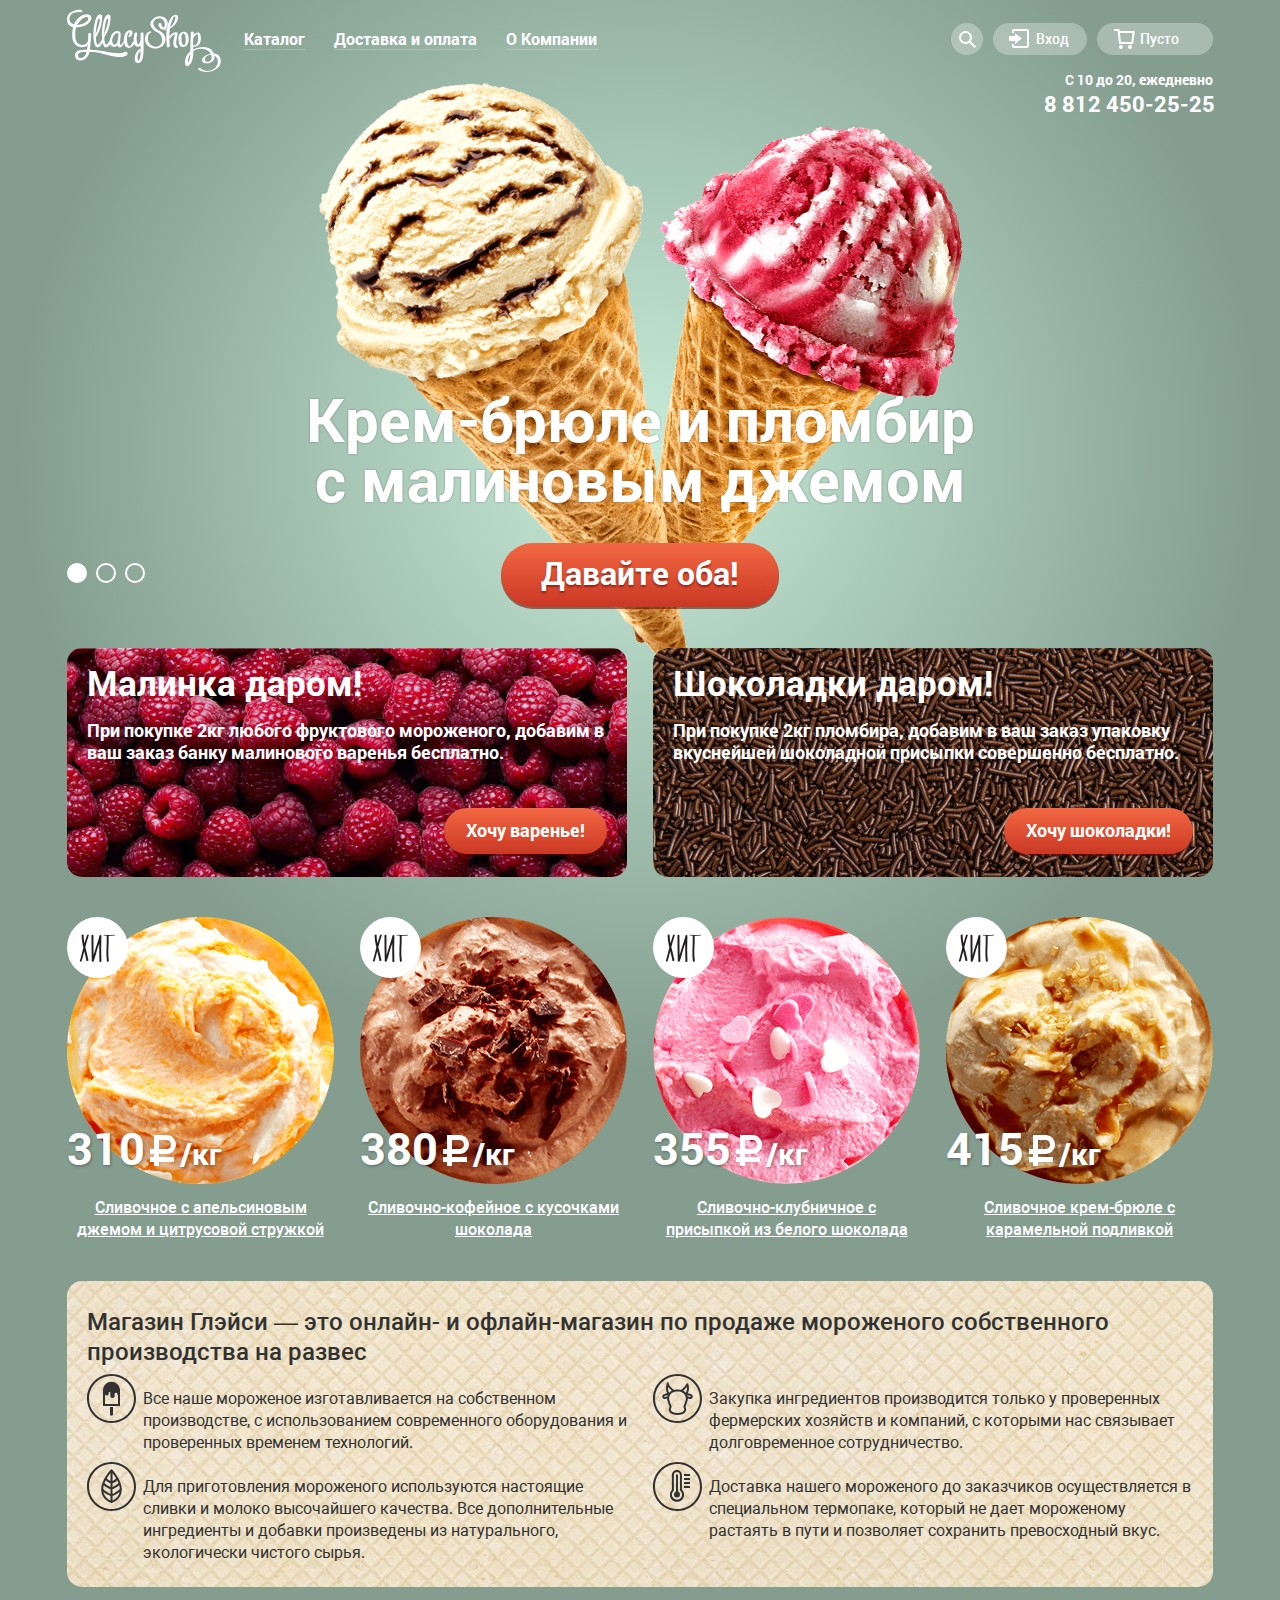
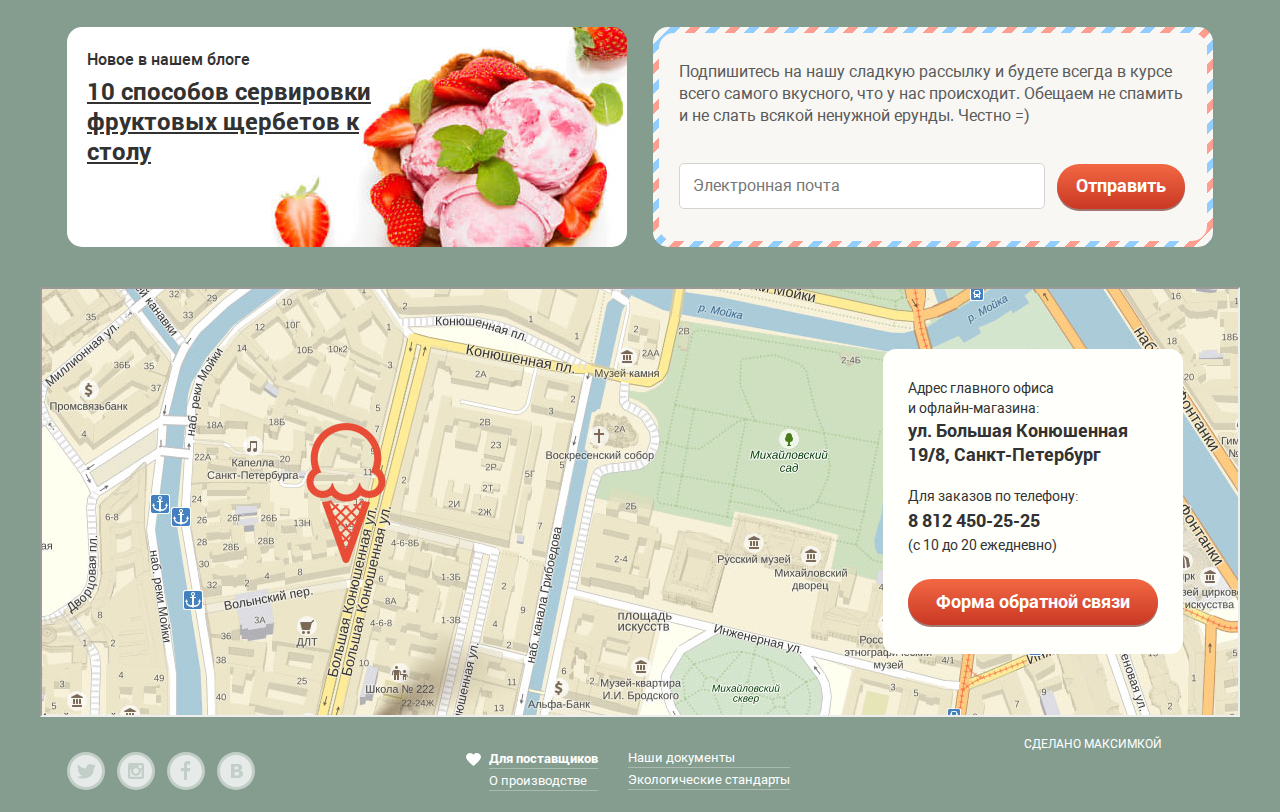
<file: gllacy-master/index.html>
<!DOCTYPE html>
<html lang="ru">
<head>
  <meta charset="UTF-8">
  <meta name="viewport" content="width=device-width, initial-scale=1, shrink-to-fit=no">
  <title>Gllacy Shop</title>
  <link rel="stylesheet" href="css/normalize.min.css">
  <link rel="stylesheet" href="css/style.min.css">
</head>

<body>
  <header class="main-header">

    <nav class="main-nav">
      <div class="wrapper fl-start">
        <a class="logo" aria-label="Главная страница">
          <img src="img/logo.svg" width="154" height="64" alt="Логотип Gllacy Shop">
        </a>
        <ul class="main-menu">
          <li class="main-menu-item">
            <a href="catalog.html">Каталог</a>
            <ul class="catalog-menu">
              <li>
                <a href="#catalog/new.html" class="new">Новинки</a>
              </li>
              <li>
                <a href="catalog.html#creamy">Сливочное</a>
              </li>
              <li>
                <a href="#catalog/sorbet.html">Щербеты</a>
              </li>
              <li>
                <a href="#catalog/fruit-ice.html">Фруктовый лед</a>
              </li>
              <li>
                <a href="#catalog/melorin.html">Мелорин</a>
              </li>
            </ul>
          </li>
          <li class="main-menu-item">
            <a href="#delivery.html">Доставка и оплата</a>
          </li>
          <li class="main-menu-item">
            <a href="#about.html">О Компании</a>
          </li>
        </ul>
      </div>

      <div class="wrapper fl-start">
        <section class="header-search">
          <h2 class="visually-hidden">Форма поиска</h2>
          <button class="button-search" type="button" title="Поиск">
            <span class="visually-hidden">Поиск</span>
          </button>
          <form action="https://echo.htmlacademy.ru" class="form-search form-input"  aria-label="Форма поиска">
            <input type="text" name="seach-text" placeholder="Что ищем">
          </form>
        </section>

        <ul class="user-menu">
          <li class="login">
            <a href="#login.html" class="login-link" title="Авторизация">Вход</a>
            <form action="https://echo.htmlacademy.ru" method="post" class="user-auth form-input" aria-label="Форма авторизации">
              <label for="user-login" class="visually-hidden">Логин</label>
              <input id="user-login" name="user-login" type="text" placeholder="Электронная почта">
              <label for="user-password" class="visually-hidden">Пароль</label>
              <input id="user-password" name="user-password" type="password" placeholder="Пароль">
              <button class="button" type="submit">Войти</button>
              <div class="auth-links">
                <a href="#remember-password.html">Забыли пароль?</a>
                <a href="#user-registration.html">Новая регистрация</a>
              </div>
            </form>
          </li>
        </ul>

        <section class="basket">
          <h2 class="visually-hidden">Корзина</h2>
          <a href="#basket.html" class="basket-link" title="Корзина">Пусто</a>
        </section>
      </div>
    </nav>

    <div class="wrapper crumbs">
      <div class="contact-info">
        <p class="contacts-time">С 10 до 20, ежедневно</p>
        <p class="contacts-phone">
          <a href="tel:+78124502525">8 812 450-25-25</a>
        </p>
      </div>
    </div>
  </header>

  <main>
    <section class="slider">
      <h2 class="visually-hidden">Популярное мороженое</h2>
      <input id="slider-1" name="slider" class="visually-hidden" type="radio" checked>
      <input id="slider-2" name="slider" class="visually-hidden" type="radio">
      <input id="slider-3" name="slider" class="visually-hidden" type="radio">

      <ul class="slider-list">
        <li class="hidden">
          <h3>Крем-брюле и пломбир<br> с малиновым джемом</h3>
          <img src="img/icecream/cremebrulee-and-raspberryicecream.png" width="645" height="582" alt="Крем-брюле и пломбир с малиновым джемом">
          <div>
            <a class="button" href="#">Давайтe оба!</a>
          </div>
        </li>
        <li class="hidden">
          <h3>Шоколадный пломбир<br> и лимонный сорбет</h3>
          <img src="img/icecream/chocolateicecream-and-lemonsorbet.png" width="644" height="582" alt="Шоколадный пломбир и лимонный сорбет">
          <div>
            <a class="button" href="#">Давайтe оба!</a>
          </div>
        </li>
        <li class="hidden">
          <h3>Пломбир с помадкой<br> и клубничный щербет</h3>
          <img src="img/icecream/sundaefudge-and-strawberrysorbet.png" width="639" height="582" alt="Пломбир с помадкой и клубничный щербет">
          <div>
            <a class="button" href="#">Давайтe оба!</a>
          </div>
        </li>
      </ul>
      <div class="slider-control">
        <label for="slider-1"></label>
        <label for="slider-2"></label>
        <label for="slider-3"></label>
      </div>
    </section>

    <div class="index-columns">
      <section class="action-raspberry col-2">
        <h2>Малинка даром!</h2>
        <p>При покупке 2кг любого фруктового мороженого, добавим в ваш заказ банку малинового варенья бесплатно.</p>
        <div class="right">
          <a class="button" href="#">Хочу варенье!</a>
        </div>
      </section>
      <section class="action-chocolate col-2">
        <h2>Шоколадки даром!</h2>
        <p>При покупке 2кг пломбира, добавим в ваш заказ упаковку вкуснейшей шоколадной присыпки совершенно бесплатно.</p>
        <div class="right">
          <a class="button" href="#">Хочу шоколадки!</a>
        </div>
      </section>
    </div>

    <section class="catalog">
      <h2 class="visually-hidden">Хиты продаж</h2>
      <ul class="ice-list">
        <li class="icecream col hit">
          <a href="#">
            <img src="img/icecream/cream-orange-jam.png" width="267" height="267" alt="Фото сливочного мороженого с апельсиновым джемом и цитрусовой стружкой">
            <p class="price">310</p>
            <p class="name">Сливочное с апельсиновым джемом и цитрусовой стружкой</p>
          </a>
          <button class="button">Быстрый просмотр</button>
        </li>
        <li class="icecream col hit">
          <a href="#">
            <img src="img/icecream/cream-coffee-chocolate.png" width="267" height="267" alt="Фото сливочно-кофейного мороженого с кусочками шоколада">
            <p class="price">380</p>
            <p class="name">Сливочно-кофейное с кусочками шоколада</p>
          </a>
          <button class="button">Быстрый просмотр</button>
        </li>
        <li class="icecream col hit">
          <a href="#">
            <img src="img/icecream/cream-strawberry-whitechocolate.png" width="267" height="267" alt="Фото сливочно-клубничного мороженого с присыпкой из белого шоколада">
            <p class="price">355</p>
            <p class="name">Сливочно-клубничное с присыпкой из белого шоколада</p>
          </a>
          <button class="button">Быстрый просмотр</button>
        </li>
        <li class="icecream col hit">
          <a href="#">
            <img src="img/icecream/cream-brulee-caramel.png" width="267" height="267" alt="Фото сливочного крем-брюле с карамельной подливкой">
            <p class="price">415</p>
            <p class="name">Сливочное крем-брюле с карамельной подливкой</p>
          </a>
          <button class="button">Быстрый просмотр</button>
        </li>
      </ul>
    </section>

    <section class="shop-seo">
      <h2>Магазин Глэйси — это онлайн- и офлайн-магазин по продаже мороженого собственного производства на развес</h2>
      <ul>
        <li class="seo-icecream">Все наше мороженое изготавливается на собственном производстве, с использованием современного оборудования и проверенных временем технологий.</li>
        <li class="seo-cow">Закупка ингредиентов производится только у проверенных фермерских хозяйств и компаний, с которыми нас связывает долговременное сотрудничество.</li>
        <li class="seo-eco">Для приготовления мороженого используются настоящие сливки и молоко высочайшего качества. Все дополнительные ингредиенты и добавки произведены из натурального, экологически чистого сырья.</li>
        <li class="seo-thermometer">Доставка нашего мороженого до заказчиков осуществляется в специальном термопаке, который не дает мороженому растаять в пути и позволяет сохранить превосходный вкус.</li>
      </ul>
    </section>

    <div class="index-columns">
      <section class="our-blog col-2">
        <h2 class="visually-hidden">Новости блога</h2>
        <p>Новое в нашем блоге</p>
        <a href="#">10 способов сервировки<br> фруктовых щербетов к<br> столу</a>
      </section>

      <section class="subscribe col-2">
        <div>
          <h2 class="visually-hidden">Рассылка</h2>
          <p>Подпишитесь на нашу сладкую рассылку и будете всегда в курсе всего самого вкусного, что у нас происходит. Обещаем не спамить и не слать всякой ненужной ерунды. Честно =) </p>
          <form class="form-subscribe form-input" action="https://echo.htmlacademy.ru" method="post" aria-label="Форма подписки на рассылку">
            <label for="subscribe-mail" class="visually-hidden">Электронная почта</label>
            <input id="subscribe-mail" name="subscribe-mail" type="text" placeholder="Электронная почта">
            <button class="button" type="submit">Отправить</button>
          </form>
        </div>
      </section>
    </div>

    <section class="office-map">
      <div class="container">
        <h2 class="visually-hidden">Наши контакты</h2>
        <div class="our-adress">
          <p>Адрес главного офиса<br>и офлайн-магазина:</p>
          <p class="bold">ул. Большая Конюшенная 19/8, Санкт-Петербург</p>
          <p>Для заказов по телефону:</p>
          <p class="bold">8 812 450-25-25</p>
          <p>(с 10 до 20 ежедневно)</p>
          <button class="button">Форма обратной связи</button>
        </div>
        <form action="https://echo.htmlacademy.ru" method="post" class="form-feedback form-input hidden" aria-label="Форма обратной связи">
          <h3>Мы обязательно вам ответим!</h3>
          <label for="feedback-name" class="visually-hidden">Имя</label>
          <input id="feedback-name" name="feedback-name" type="text" placeholder="Как вас зовут?">
          <label for="feedback-mail" class="visually-hidden">Почта</label>
          <input id="feedback-mail" name="feedback-mail" type="text" placeholder="Ваша почта для ответа?">
          <label for="feedback-message" class="visually-hidden">Текст сообщения</label>
          <textarea name="feedback-message" id="feedback-message" cols="30" rows="10" placeholder="Напишите что-нибудь"></textarea>
          <div class="right">
            <button class="button" type="submit">Отправить</button>
          </div>
          <button class="button-close" type="button"><span class="visually-hidden">Закрыть</span></button>
        </form>
      </div>
      <div class="map"></div>
    </section>

  </main>

  <footer class="main-footer">

    <ul class="social-links">
      <li>
        <a class="social-button twitter" href="#" title="Твиттер">
          <span class="visually-hidden">Твиттер</span>
        </a>
      </li>
      <li>
        <a class="social-button instagram" href="#" title="Инстаграмм">
          <span class="visually-hidden">Инстаграмм</span>
        </a>
      </li>
      <li>
        <a class="social-button facebook" href="#" title="Фейсбук">
          <span class="visually-hidden">Фейсбук</span>
        </a>
      </li>
      <li>
        <a class="social-button vkontakte" href="#" title="Вконтакте">
          <span class="visually-hidden">Вконтакте</span>
        </a>
      </li>
    </ul>

    <div class="documents">
      <div>
        <a href="#for-suppliers.html"><b>Для поставщиков</b></a>
        <a href="#production.html">О производстве</a>
      </div>
      <div>
        <a href="#documents.html">Наши документы</a>
        <a href="#eco-standards.html">Экологические стандарты</a>
      </div>
    </div>

    <div class="copyright">

      <p class="NEW_CLASS">СДЕЛАНО МАКСИМКОЙ </p>
    </div>
  </footer>
  
  <script src="js/script.min.js"></script>
</body>
</html>
</file>
<file: gllacy-master/css/style.min.css>
@keyframes annoying{0%,40%{transform:rotate3d(0,1,0,0deg)}to{transform:rotate3d(0,1,0,360deg)}}@keyframes shake{0%,to{-webkit-transform:translateX(0);transform:translateX(0)}10%,30%,50%,70%,90%{-webkit-transform:translateX(-10px);transform:translateX(-10px)}20%,40%,60%,80%{-webkit-transform:translateX(10px);transform:translateX(10px)}}:root{--color-bg-green: #849d8f;--color-bg-blue: #8996a6;--color-bg-brown: #9d8b84;--color-text-default: #323232;--color-link-default: #ffbc9e;--color-link-modal-default: #e84d37;--color-menu-bg: #f8f7f4;--color-menu-hover: #fbded7;--color-menu-active: #f6b5a5;--color-menu-current: #d07058;--color-border: #d3d3d2;--color-button-bg: #ed5c3d;--color-button-hover: #f17c64;--color-button-active: #ed5c3d;--color-product-bg-green: #9bafa3;--color-product-bg-blue: #a0a8ba;--color-product-bg-brown: #b09a95;--color-social-facebook: #4868ac;--color-social-instagram: #c13584;--color-social-twitter: #1da1f2;--color-social-vkontakte: #5b7aa8;--transparent-white-70: rgba(255,255,255,0.7);--transparent-white-50: rgba(255,255,255,0.5);--transparent-white-30: rgba(255,255,255,0.3);--transparent-white-20: rgba(255,255,255,0.2);--transparent-black-50: rgba(0, 0, 0, 0.5);--transparent-black-40: rgba(0, 0, 0, 0.4);--transparent-black-20: rgba(0, 0, 0, 0.2)}@font-face{font-family:"Roboto";src:url(fonts/roboto.woff2) format('woff2'),url(fonts/roboto.woff) format('woff');font-weight:400;font-style:normal}@font-face{font-family:"Roboto";src:url(fonts/robotomedium.woff2) format('woff2'),url(fonts/robotomedium.woff) format('woff');font-weight:500;font-style:normal}@font-face{font-family:"Roboto";src:url(fonts/robotobold.woff2) format('woff2'),url(fonts/robotobold.woff) format('woff');font-weight:700;font-style:normal}html{margin:0;padding:0;box-sizing:border-box}img{max-width:100%;height:auto}*,::after,::before{box-sizing:inherit}a{color:#fff;text-decoration:none}a:active,a:hover{color:var(--color-link-default)}a:focus{outline:2px dashed var(--transparent-white-50);outline-offset:3px}a:active{outline:0}input[type=password],input[type=text]{font:inherit}body{margin:0 auto;padding:0 27px;width:1200px;font-family:"Roboto",Arial,sans-serif;font-size:16px;line-height:22px;font-weight:400;color:#fff}.bg-green,body{background-color:var(--color-bg-green);background-image:radial-gradient(circle at center 450px,#c7ecd8,#849d8f 30%)}.bg-blue{background-color:var(--color-bg-blue);background-image:radial-gradient(circle at center 450px,#c5d8e8,#8996a6 30%)}.bg-light-brown{background-color:var(--color-bg-brown);background-image:radial-gradient(circle at center 450px,#e1ccc4,#9d8b84 30%)}body.inner-pages{background-image:none}.visually-hidden:not(:focus):not(:active),input[type=checkbox].visually-hidden,input[type=radio].visually-hidden{position:absolute;width:1px;height:1px;margin:-1px;border:0;padding:0;white-space:nowrap;-webkit-clip-path:inset(100%);clip-path:inset(100%);clip:rect(0 0 0 0);overflow:hidden}.hidden{display:none}.right{text-align:right}.col{width:267px}.col-2{width:560px}.col-3{width:853px}.col-right{margin-left:26px;width:267px}.сol-pad{width:26px}.main-header{padding-top:9px}.main-nav,.wrapper{display:flex;justify-content:space-between}.fl-start{justify-content:flex-start}.logo{margin-right:10px;width:154px;height:64px}.main-menu{padding:0;list-style:none}.catalog-menu,.slider ul{margin:0;list-style:none}.slider ul{padding:0}.main-menu{display:flex;margin:20px 0 0;width:675px}.main-menu-item{position:relative;margin-right:2px}.main-menu-item>a{position:relative;padding:5px 14px 6px 13px;font-size:16px;line-height:18px;font-weight:700;text-decoration:none;white-space:nowrap}.main-menu-item:not(.current)>a::after{content:"";position:absolute;bottom:5px;left:13px;height:1px;width:calc(100% - 26px);background-color:var(--transparent-white-20)}.main-menu-item>a:active,.main-menu-item>a:focus,.main-menu-item>a:hover,.menu-item-hover{color:var(--color-text-default);background-color:var(--color-menu-bg);border-radius:24px;outline:0}.main-menu-item>a:active{box-shadow:inset 0 2px 1px 0 rgba(105,105,105)}.main-menu-item>a:active::after,.main-menu-item>a:focus::after,.main-menu-item>a:hover::after{height:0}.main-menu-item.current>a{color:var(--color-menu-bg);border-radius:24px;background-color:var(--color-menu-current)}.main-menu-item.current>a:active,.main-menu-item.current>a:focus,.main-menu-item.current>a:hover{color:var(--color-text-default);background-color:var(--color-menu-bg)}.catalog-menu.showed,.main-menu-item:hover .catalog-menu{display:block}.catalog-menu{display:none;z-index:10;position:absolute;top:33px;left:-7px;min-width:150px;padding:0;border-radius:5px;background-color:var(--color-menu-bg);box-shadow:0 20px 20px 0 var(--transparent-black-40);overflow:hidden}.catalog-menu a{display:block;padding:6px 21px;font-size:14px;font-weight:400;line-height:16px;color:var(--color-text-default);outline:0}.catalog-menu li:first-child a{padding-top:11px}.catalog-menu li:last-child a{padding-bottom:11px}.catalog-menu a:focus,.catalog-menu a:hover{background-color:var(--color-menu-hover)}.catalog-menu a:active{background-color:var(--color-menu-active)}.catalog-menu .current a{color:#fff;background-color:var(--color-menu-current);pointer-events:none}.catalog-menu .new{position:relative;padding-bottom:11px;font-weight:700}.catalog-menu .new::after{content:"";position:absolute;bottom:0;left:6px;right:9px;height:1px;background-color:var(--color-border)}.header-search{position:relative}.button-search{margin:14px 6px 0 0;width:32px;height:32px;border:0;border-radius:50%;background-color:var(--transparent-white-30);background-image:url(../img/icons-sprite.svg#search-view);background-size:17px 17px;background-position:8px 8px;background-repeat:no-repeat;cursor:pointer}.button-search:active,.button-search:focus,.button-search:hover{color:var(--color-text-default);background-color:var(--color-menu-bg);background-image:url(../img/icons-sprite.svg#search-view-black);outline:0}.form-search.showed,.header-search:hover .form-search{display:block}.form-search,.user-auth{position:absolute;z-index:10;font-size:14px;line-height:24px;color:var(--color-text-default)}.form-search{display:none;top:50px;right:6px;width:341px;height:84px;padding:20px 15px;border-radius:5px;background-color:var(--color-menu-bg);box-shadow:0 20px 20px 0 var(--transparent-black-40)}.form-search [type=text]{width:100%;height:100%}.user-menu{display:flex;margin:14px 5px 0 4px;padding:0;list-style:none}.login{position:relative}.basket-link,.login-link{display:block;padding:8px 18px 8px 43px;font-size:14px;font-weight:500;line-height:16px}.login-link{border-radius:24px;background-color:var(--transparent-white-30);background-image:url(../img/icons-sprite.svg#login-view);background-size:21px 19px;background-position:16px 6px;background-repeat:no-repeat}.login-link:active,.login-link:focus,.login-link:hover{color:var(--color-text-default);background-color:var(--color-menu-bg);background-image:url(../img/icons-sprite.svg#login-view-black);outline:0}.user-auth.showed,.user-menu .login:hover .user-auth{display:block}.user-auth{display:none;top:39px;right:0;width:277px;height:214px;padding:20px 18px;border-radius:5px;background-color:var(--color-menu-bg);box-shadow:0 0 10px var(--transparent-black-50)}.user-auth input{margin-bottom:20px;width:100%}.auth-links{display:inline-block;margin-left:20px;width:120px;vertical-align:middle}.user-auth a{font-size:13px;line-height:24px;color:var(--color-text-default);text-decoration:underline}.user-auth a:focus,.user-auth a:hover{color:var(--color-link-modal-default)}.user-auth .button{border-radius:16px/23px}.form-input [type=password],.form-input [type=text],.form-input textarea{padding:11px 13px;font:inherit;color:var(--color-text-default);background-color:#fff;border:1px solid var(--color-border);border-radius:5px;box-sizing:border-box}.form-input [type=password]:hover,.form-input [type=text]:hover,.form-input textarea:hover{border:1px solid rgba(154,154,154,.52);box-shadow:0 0 0 1px rgba(154,154,154,.52);outline:0}.form-input [type=password]:focus,.form-input [type=text]:focus,.form-input textarea:focus{border:1px solid rgba(46,136,228,.52);box-shadow:0 0 0 1px rgba(46,136,228,.52)}.basket{position:relative}.basket-link{margin:14px 0 19px 5px;min-width:116px;border-radius:24px;background-color:var(--transparent-white-30);background-image:url(../img/icons-sprite.svg#basket-view);background-size:21px 20px;background-position:17px 6px;background-repeat:no-repeat}.basket-link:active,.basket-link:focus,.basket-link:hover{color:var(--color-text-default);background-color:var(--color-menu-bg);background-image:url(../img/icons-sprite.svg#basket-view-black);outline:0}.not-empty .basket-link{background-image:url(../img/icons-sprite.svg#basket-not-empty-view)}.basket-popup.showed,.basket.not-empty:hover .basket-popup{display:block}.basket-popup{display:none;position:absolute;z-index:10;top:50px;right:0;padding:20px 15px;width:540px;font-size:13px;line-height:16px;color:#332332;background-color:var(--color-menu-bg);box-shadow:0 20px 20px 0 var(--transparent-black-40);border-radius:5px}.basket-list{width:100%;border-spacing:0;border-collapse:collapse;border-bottom:1px solid var(--color-border)}.product-rm{width:23px;padding:0 2px 20px}.product-rm button{width:21px;height:21px;background-color:transparent;background-image:url(../img/icons-sprite.svg#cross-small-view);background-size:11px 11px;background-repeat:no-repeat;background-position:center center;border-radius:50%;border:1px solid var(--color-menu-bg);cursor:pointer;outline:0}.product-rm button:focus,.product-rm button:hover{border-color:var(--color-text-default)}.product-rm button:active{border-width:2px}.product-img{width:37px;padding:0 2px 20px}.product-img img{width:33px;border-radius:50%}.product-name{padding:0 5px 20px;width:233px}.count-price,.product-sum{white-space:nowrap;padding:0 5px 20px;width:120px}.product-sum{padding:0 0 20px 5px;width:70px}.basket-sum{margin:18px 0 15px;font-size:15px;line-height:18px;font-weight:700;text-align:right}.crumbs{position:relative;z-index:1;align-items:flex-start}.contact-info{flex-grow:1;margin-top:-2px;text-align:right;font-weight:700}.contacts-time{margin:0;font-size:14px;line-height:16px}.contacts-phone{margin:4px -2px 0;font-size:22px;line-height:24px}.contacts-phone a:focus{outline-offset:0}.button{display:inline-block;padding:10px 22px 12px;font:inherit;font-size:18px;line-height:24px;font-weight:700;text-align:center;vertical-align:middle;color:#fff;border:0;border-radius:24px;box-shadow:0 2px 0 0 rgba(85,8,0,.54);background-color:var(--color-button-bg);background-image:linear-gradient(to top,#ca3824,#f26843);cursor:pointer}.button:focus,.button:hover{outline:0;color:#fff;background-color:var(--color-button-hover);background-image:linear-gradient(to top,#ec6f5e,#f58669);box-shadow:0 2px 2px 0 #ac1000}.button:active{color:#fff;background-color:var(--color-button-active);background-image:linear-gradient(to top,#d74632,#e1613e);box-shadow:0 2px 2px 0 #942718 inset}.button-close{position:absolute;top:0;right:0;width:18px;height:17px;border:0;background-color:transparent;background-image:url(../img/icons-sprite.svg#cross-big-view);background-size:18px 17px;background-repeat:no-repeat;background-position:center center;cursor:pointer}.slider{position:relative;margin-top:-33px;margin-bottom:-25px;height:590px}.slider-list h3,.slider-list li{position:relative;text-align:center}.slider-list h3{position:absolute;width:100%;top:306px;margin:0;font-size:60px;line-height:60.35px;font-weight:700;text-shadow:0 0 2px var(--transparent-black-40)}.slider-list img{height:582px}.slider-control,.slider-list div{position:absolute;width:100%;top:460px}.slider-list a.button{font-size:32px;line-height:44px;padding:8px 40px 12px;text-shadow:0 2px 2px rgba(85,8,0,.54);border-radius:32px}.slider-control{top:480px;display:flex;justify-content:space-between;width:78px}.slider-control label{width:20px;height:20px;border-radius:50%;border:2px solid #fff;cursor:pointer}.slider-control label:hover{background-color:var(--transparent-white-50)}#slider-1:focus~.slider-control>label:nth-child(1),#slider-2:focus~.slider-control>label:nth-child(2),#slider-3:focus~.slider-control>label:nth-child(3){border-color:var(--transparent-black-50)}#slider-1:checked~.slider-list>li:nth-child(1),#slider-2:checked~.slider-list>li:nth-child(2),#slider-3:checked~.slider-list>li:nth-child(3){display:block}#slider-1:checked~.slider-control>label:nth-child(1),#slider-2:checked~.slider-control>label:nth-child(2),#slider-3:checked~.slider-control>label:nth-child(3){background-color:#fff}.index-columns{display:flex;justify-content:space-between;margin-bottom:40px}.action-chocolate,.action-raspberry{z-index:1;padding:14px 20px 23px;border-radius:15px}.action-raspberry{background-color:#780e22;background-image:url(../img/action-raspberry.jpg)}.action-chocolate{background-color:#43291c;background-image:url(../img/action-chocolate.jpg)}.action-chocolate h2,.action-raspberry h2{margin:0 0 16px;font-size:35px;line-height:41px;font-weight:700}.action-chocolate p,.action-raspberry p{margin:0 0 45px;font-size:18px;line-height:22px;font-weight:700}.catalog .ice-list{display:flex;flex-wrap:wrap;margin:0;padding:0;list-style:none}.icecream{position:relative;text-align:center;margin-right:26px;margin-bottom:33px}.icecream:nth-child(4n){margin-right:0}.icecream.hover,.icecream:hover{z-index:1}.inner-pages .ice-cream{margin-bottom:40px}.icecream:hover::before{content:"";position:absolute;top:-6px;left:-13px;right:-13px;bottom:-80px;border-radius:5px;box-shadow:0 20px 20px 0 var(--transparent-black-40)}.bg-green .icecream:hover::before,.icecream:hover::before{background-color:var(--color-product-bg-green)}.bg-blue .icecream:hover::before{background-color:var(--color-product-bg-blue)}.bg-light-brown .icecream:hover::before{background-color:var(--color-product-bg-brown)}.icecream>a{display:block;position:relative;color:#fff;border-bottom:none;outline-offset:5px}.icecream.hit>a::before{content:"";position:absolute;width:61px;height:61px;background-image:url(../img/icons-sprite-catalog.svg#hit-view);background-size:61px 61px}.icecream .name{margin:7px 5px;font-weight:500;text-align:center;text-decoration:underline}.icecream .name:focus,.icecream .name:hover{text-decoration:none}.icecream .price{position:absolute;top:208px;margin:0;font-size:45px;line-height:45px;font-weight:700;text-shadow:1px 1px 3px rgba(49,50,53,.5)}.price::after{content:"/кг";font-size:30px;line-height:57px;width:100px;padding-left:12px;position:absolute;background-image:url(../img/ruble.svg);background-repeat:no-repeat;background-position:3px 8px}.icecream .button{display:none}.icecream:hover .button{position:absolute;display:block;bottom:-55px;left:50%;margin-right:-50%;transform:translate(-50%,0)}.shop-seo{margin-bottom:40px;padding:26px 20px 15px;color:var(--color-text-default);border-radius:15px;background-color:#ede0c3;background-image:url(../img/shop-seo-bg-wafer.jpg);background-repeat:repeat}.shop-seo h2{margin:0 0 7px;font-size:24px;line-height:30px;font-weight:500}.shop-seo ul{display:flex;flex-wrap:wrap;justify-content:space-between;margin:0;padding:0;list-style:none}.shop-seo li{position:relative;padding:14px 0 8px 56px;width:540px}.seo-cow,.seo-eco,.seo-icecream,.seo-thermometer{background-position:0 0;background-repeat:no-repeat;background-size:49px 49px}.seo-cow{background-image:url(../img/icons-sprite-seo.svg#seo-cow-view)}.seo-eco{background-image:url(../img/icons-sprite-seo.svg#seo-eco-view)}.seo-icecream{background-image:url(../img/icons-sprite-seo.svg#seo-icecream-view)}.seo-thermometer{background-image:url(../img/icons-sprite-seo.svg#seo-thermometer-view)}.our-blog,.our-blog a{color:var(--color-text-default)}.our-blog{padding:22px 20px;min-height:220px;border-radius:15px;background-color:#fff;background-image:url(../img/blog-bg.jpg);background-position:204px -36px;background-repeat:no-repeat}.our-blog p{margin:0 0 5px;font-weight:500}.our-blog a{display:inline-block;font-size:24px;line-height:30px;font-weight:700;text-decoration:underline;text-shadow:0 0 10px #fff}.our-blog a:hover{color:var(--color-link-modal-default);text-shadow:0 0 2px var(--transparent-black-40)}.our-blog a:focus{outline-color:var(--transparent-black-50)}.subscribe{padding:6px;color:#5a5a5a;border-radius:15px;background-color:#e0d6dd;background-image:repeating-linear-gradient(-45deg,#92cdff 0,#92cdff 7px,#f8f7f4 7px,#f8f7f4 14px,#fe9e90 14px,#fe9e90 21px,#f8f7f4 21px,#f8f7f4 28px)}.subscribe div{height:100%;padding:28px 20px;border-radius:15px;background-color:var(--color-menu-bg)}.subscribe p{margin:0 0 36px;font-size:16px;line-height:22px}.subscribe input{width:366px;line-height:24px;color:#999}.subscribe .button{margin-left:8px;padding:9px 19px 12px}.office-map{height:430px}.filter-form .input-type li,.office-map .container{position:relative}.office-map .map{position:absolute;width:1200px;height:430px;left:50%;margin-left:-600px;background-image:url(../img/map-full.jpg);background-position:-25px -110px;background-repeat:no-repeat}.office-map iframe{width:100%}.our-adress{position:absolute;z-index:1;top:62px;right:30px;width:300px;padding:29px 25px;color:var(--color-text-default);border-radius:13px;background-color:#fffffc}.our-adress p{margin:0;font-size:14px;line-height:20px}.our-adress .bold{margin-bottom:20px;font-size:18px;line-height:24px;font-weight:700}.our-adress p:nth-child(4){margin-bottom:3px;margin-top:2px}.our-adress p:nth-child(5){margin-bottom:24px}.our-adress .button{width:100%}.form-feedback{position:fixed;z-index:10;top:20px;left:50%;margin-left:-238px;width:477px;height:442px;padding:20px 25px 25px;color:var(--color-text-default);border-radius:5px;background-color:var(--color-menu-bg);box-shadow:0 20px 20px 0 var(--transparent-black-40)}.form-feedback h3{margin:0 0 20px;font-size:24px;line-height:28px;font-weight:500;color:var(--color-text-default)}.form-feedback input{margin:0 0 20px;width:267px;font:inherit;line-height:24px}.form-feedback textarea{margin:0 0 25px;width:100%;height:155px}.form-feedback .button-close{top:15px;right:16px}.form-feedback .button-close:hover{outline:1px solid rgba(46,136,228,.52);outline-offset:2px}.form-feedback .button-close:focus{outline:2px solid rgba(46,136,228,.52);outline-offset:2px}.inner-pages h1{margin:0 0 30px;font-size:35px;line-height:41px;font-weight:700}.inner-pages .catalog{margin-bottom:40px}.filters{margin-bottom:20px}.filter-form{display:flex;flex-wrap:wrap;align-items:flex-end;font-size:16px;line-height:18px;font-weight:500}.filter-form fieldset{margin:0 15px 18px 0;padding:0;border:0}.filter-form legend{margin:0 0 5px 17px;font-size:14px;line-height:16px}.filter-form select:focus,.filter-form select:hover{color:var(--color-text-default)}.filter-form select:focus{border:1px solid var(--transparent-white-50)}.filter-form .price-by,.filter-form .sort-by,.filter-form ul{color:var(--color-menu-bg);background-color:var(--transparent-white-20);border-radius:18px}.filter-form ul{border:0}.filter-form .sort-by{padding:9px 31px 7px 15px;border:1px solid transparent;background-image:url(../img/icons-sprite-catalog.svg#select-arrow-view);background-size:10px 10px;background-repeat:no-repeat;background-position:90% center;-webkit-appearance:none;-moz-appearance:none;appearance:none;outline:0;cursor:pointer}.filter-form .sort-by option{background:var(--color-menu-bg)}.filter-form .price-by{position:relative;padding:0 21px;height:36px;width:218px;border:1px solid transparent}.filter-form .price-by.focus{border:1px solid var(--transparent-white-50)}.filter-form .price-by::before,.price-range{content:"";position:absolute;z-index:-2;top:16px;height:5px;width:176px;background-color:#ccc}.price-range{z-index:-1;left:36px;width:114px;background-color:#fff}.filter-form .price-by .filter-price{position:absolute;top:8px;width:176px;background:0 0;pointer-events:none}.filter-price,.filter-price::-webkit-slider-runnable-track,.filter-price::-webkit-slider-thumb{-webkit-appearance:none;outline:0}.filter-price::-webkit-slider-runnable-track{position:relative;height:5px;border:0;background:0 0}.filter-price::-moz-range-track{position:relative;height:5px;border:0;background:0 0}.filter-price::-ms-track{position:relative;height:5px;border:0;background:0 0}.filter-price::-ms-fill-lower,.filter-price::-ms-fill-upper,.filter-price::-ms-tooltip{display:none}.filter-price::-webkit-slider-thumb{z-index:1;width:20px;height:23px;border:0;background-image:url(../img/icons-sprite-catalog.svg#filter-button-view);background-size:20px 23px;background-repeat:no-repeat;outline:0;cursor:pointer;pointer-events:all}.filter-price::-moz-range-thumb{z-index:1;width:20px;height:20px;border:0;background-image:url(../img/icons-sprite-catalog.svg#filter-button-view);background-size:20px 23px;background-repeat:no-repeat;outline:0;cursor:pointer;pointer-events:all}.filter-price::-ms-thumb{z-index:1;width:20px;height:20px;border:0;background-image:url(../img/filter-button.svg);background-repeat:no-repeat;outline:0;cursor:pointer;pointer-events:all}.filter-price:active::-webkit-slider-thumb,.filter-price:focus::-webkit-slider-thumb{width:22px;height:26px;margin-top:-1px;background-size:22px 26px}.filter-price:active::-ms-thumb,.filter-price:focus::-ms-thumb{width:22px;height:22px;background-size:22px 22px}#filter-price-to::-webkit-slider-runnable-track{background:0 0}#filter-price-to::-moz-range-track{background:0 0}#filter-price-to::-ms-track{background:0 0}#filter-price-from::-webkit-slider-thumb{margin-left:-6px}#filter-price-from::-moz-range-thumb{margin-left:-6px}#filter-price-from::-ms-thumb{margin-left:-6px}#filter-price-to::-webkit-slider-thumb{margin-left:6px}#filter-price-to::-moz-range-thumb{margin-left:6px}#filter-price-to::-ms-thumb{margin-left:6px}.filter-form .input-type{display:flex;margin:0;padding:0 5px;list-style:none;border:1px solid transparent}.filter-form .input-type.focus{border:1px solid var(--transparent-white-50)}.filter-form .fillers li{margin-right:4px}.documents div:last-child,.filter-form .input-type li:last-child,.social-links li:last-child{margin-right:0}.input-type [type=checkbox]~label::before,.input-type [type=radio]:checked~label::after,.input-type [type=radio]~label::before{content:"";position:absolute;cursor:pointer}.input-type label{display:block;padding:8px 9px 8px 41px;color:#eee}.input-type input:focus~label,.input-type label:hover{color:#fff;cursor:pointer}.input-type [type=radio]~label::before{top:7px;left:9px;width:22px;height:22px;border-radius:50%;border:3px solid #eee}.input-type [type=radio]:checked~label::after{top:14px;left:16px;width:8px;height:8px;border-radius:50%;border:4px solid #eee}.input-type [type=radio]:checked:focus~label::before,.input-type [type=radio]:checked~label:hover::after,.input-type [type=radio]:focus~label::before,.input-type [type=radio]~label:hover::before{background-color:var(--transparent-white-30);border-color:#fff}.input-type [type=radio]:disabled~label,.input-type [type=radio]:disabled~label::after,.input-type [type=radio]:disabled~label::before{color:#ccc;border-color:#ccc;pointer-events:none}.input-type [type=checkbox]~label::before{top:6px;left:7px;width:23px;height:23px;background-image:url(../img/checkbox-off.svg);background-repeat:no-repeat;opacity:.7}.input-type [type=checkbox]:checked~label::before{background-image:url(../img/checkbox-on.svg)}.input-type [type=checkbox]:checked:focus~label::before,.input-type [type=checkbox]:checked~label:hover::before,.input-type [type=checkbox]:focus~label::before,.input-type [type=checkbox]~label:hover::before{background-color:var(--transparent-white-30);opacity:1}.input-type [type=checkbox]:disabled~label,.input-type [type=checkbox]:disabled~label::before{color:#ccc;opacity:.5;pointer-events:none}.filter-form .button{margin-bottom:18px;padding:8px 28px;font:inherit;color:var(--color-menu-bg);border:2px solid var(--color-menu-bg);background-color:var(--transparent-white-20);background-image:none;box-shadow:none}.filter-form .button:focus,.filter-form .button:hover{color:var(--color-text-default);background-color:var(--color-menu-bg)}.filter-form .button:active{color:var(--color-text-default);background-color:#eaeaea;padding:9px 30px;border:0;box-shadow:inset 0 2px 1px 0 rgba(105,105,105)}.breadcrumbs,.catalog-pagination{display:flex;flex-wrap:wrap;padding:0;list-style:none}.breadcrumbs{margin:26px 0 0;font-size:14px;line-height:16px;font-weight:400}.breadcrumbs li{position:relative;margin-right:22px}.breadcrumbs a:hover{color:var(--color-link-default)}.breadcrumbs a::before{content:"";position:absolute;bottom:1px;left:0;height:1px;width:100%;background-color:var(--transparent-white-20)}.breadcrumbs a::after{content:"\00bb";position:absolute;right:-14px}.catalog-pagination{justify-content:flex-end;margin:0 0 25px;font-size:16px;line-height:18px}.catalog-pagination li{margin-left:4px;text-align:center;vertical-align:middle}.catalog-pagination a{min-width:26px;height:26px;display:inline-block;padding:4px 8px;color:#fff;text-decoration:none;border-bottom:none}.catalog-pagination a.first,.catalog-pagination a.last{padding:0;min-width:8px;width:26px;height:26px;background-image:url(../img/icons-sprite.svg#arrow-right-small-view);background-size:8px 12px;background-position:9px 6px;background-repeat:no-repeat}.catalog-pagination a.first{transform:scale(-1,1)}.catalog-pagination a:focus,.catalog-pagination a:hover{border-radius:15px;background-color:var(--transparent-white-20);outline:0}.catalog-pagination .current a,.catalog-pagination a:active{color:var(--color-text-default);background-color:var(--color-menu-bg)}.catalog-pagination .current a{border-radius:15px;pointer-events:none}.catalog-pagination .disabled{background-color:transparent;opacity:.6;pointer-events:none}.main-footer{display:flex;justify-content:space-between;padding:18px 0}.inner-pages .main-footer{border-top:1px solid var(--color-border)}.documents,.social-links{padding:0;list-style:none}.social-links{margin:17px 0 0;display:flex;flex-wrap:wrap;justify-content:flex-start}.social-links li{margin-right:12px}.social-button{display:block;width:38px;height:38px;border-radius:50%;background-color:var(--transparent-white-50);background-position:3px 3px;background-size:32px 32px;background-repeat:no-repeat}.twitter{background-image:url(../img/icons-sprite-social.svg#twitter-view)}.instagram{background-image:url(../img/icons-sprite-social.svg#instagram-view)}.facebook{background-image:url(../img/icons-sprite-social.svg#facebook-view)}.vkontakte{background-image:url(../img/icons-sprite-social.svg#vkontakte-view)}.facebook:focus,.facebook:hover,.instagram:focus,.instagram:hover,.twitter:focus,.twitter:hover,.vkontakte:focus,.vkontakte:hover{background-color:var(--transparent-black-20);outline:0}.twitter:active{background-color:var(--color-social-twitter);outline:0}.instagram:active{background-color:var(--color-social-instagram);outline:0}.facebook:active{background-color:var(--color-social-facebook);outline:0}.vkontakte:active{background-color:var(--color-social-vkontakte);outline:0}.documents{margin:14px 0 0;max-width:530px;position:relative;display:flex;flex-wrap:wrap;justify-content:flex-start}.documents::before{content:"";position:absolute;top:4px;left:-23px;width:15px;height:13px;background-image:url(../img/icons-sprite.svg#heart-view);background-size:15px 13px;background-position:0 0;background-repeat:no-repeat}.documents div{display:flex;flex-direction:column;margin-right:30px}.documents a{margin-bottom:3px;font-size:13px;line-height:18px;border-bottom:1px solid var(--transparent-white-30)}.documents a:active,.documents a:focus,.documents a:hover{color:var(--color-link-default);border-bottom:1px solid rgba(255,188,158,.3)}.copyright{width:189px}.copyright p{margin:0;font-size:12px;line-height:18px}.copyright a.footer-logo{height:39px;display:block;background-image:url(../img/logo-htmlacademy.svg);background-repeat:no-repeat;animation:annoying 10s ease-in infinite alternate}.copyright:hover a.footer-logo{background-image:none;animation:none}.copyright a.footer-logo .avx{display:none;line-height:39px;text-transform:uppercase}.copyright:hover a.footer-logo .avx{display:block;font-size:1.1em;font-weight:700;color:#fff;text-shadow:1px 1px 3px #000}input[type=password].border-error,input[type=password].border-error:focus,input[type=text].border-error,input[type=text].border-error:focus{border-color:red;box-shadow:0 0 0 1px rgba(255,0,0,.52)}.error{animation-name:shake;animation-duration:.6s}@media (min-width:924px) and (max-width:1224px){body{width:900px;padding:0 21px}.bg-green,body{background-image:radial-gradient(circle at center 450px,#c7ecd8,#849d8f 20%)}.bg-blue{background-image:radial-gradient(circle at center 450px,#c5d8e8,#8996a6 20%)}.bg-light-brown{background-image:radial-gradient(circle at center 450px,#e1ccc4,#9d8b84 20%)}.main-menu,.shop-seo li{width:400px}.col{width:200px}.col-2{width:420px}.action-chocolate p,.action-raspberry p{margin-bottom:22px}.our-blog{background-position:60px -35px}.subscribe p{margin-bottom:12px}.subscribe div{padding-right:15px}.subscribe input{width:230px}.filters fieldset:nth-child(3){margin-right:0}.filters fieldset:nth-child(4){margin-right:10px}.icecream .price{top:138px}.icecream{margin-right:19px}.inner-pages .icecream{margin-bottom:30px}.icecream .name{margin:7px}.icecream:hover .button{padding:10px 12px;bottom:-50px}.office-map .map{width:100%;margin-left:0;left:0;background-position:-50px -110px}.inner-pages .catalog{margin-bottom:43px}}@media (max-width:924px){body{min-width:720px;width:720px;padding:0 17px}.bg-green,body{background-image:radial-gradient(circle at center 450px,#c7ecd8,#849d8f 15%)}.bg-blue{background-image:radial-gradient(circle at center 450px,#c5d8e8,#8996a6 15%)}.bg-light-brown{background-image:radial-gradient(circle at center 450px,#e1ccc4,#9d8b84 15%)}.main-menu{width:400px}.col{width:267px}.col-2{width:100%}.main-header{margin-bottom:40px}.main-nav .wrapper:first-child{flex-direction:column}.main-menu-item:not(.current)>a::after{bottom:0}.contact-info{position:absolute;margin-top:-45px;right:0}.catalog ul{justify-content:space-around}.icecream{margin-left:38px;margin-right:76px;margin-bottom:30px}.icecream:nth-child(2n){margin-left:0;margin-right:38px}.filters ul,.index-columns{flex-wrap:wrap}.index-columns section{margin-bottom:15px}.filter-form{flex-direction:row;align-items:self-start;justify-content:space-between}.filter-form fieldset{width:335px;margin:0 0 20px}.filters ul{flex-direction:column}.filters .button{flex-grow:1}.shop-seo li{width:100%;padding-left:70px}.seo-cow::before,.seo-eco::before,.seo-icecream::before,.seo-thermometer::before{top:0}.our-blog{background-position:right center}.office-map{position:static}.office-map .map{width:100%;margin-left:0;left:0;background-position:-100px -110px}.main-footer{align-items:center}.social-links{width:120px;margin:0}.social-links li{margin-bottom:6px}}@media (min-width:600px) and (max-width:744px){body{min-width:696px;width:696px;padding:0 10px}.bg-green,body{background-image:radial-gradient(circle at center 450px,#c7ecd8,#849d8f 10%)}.bg-blue{background-image:radial-gradient(circle at center 450px,#c5d8e8,#8996a6 10%)}.bg-light-brown{background-image:radial-gradient(circle at center 450px,#e1ccc4,#9d8b84 10%)}.icecream{margin-left:36px;margin-right:70px}.icecream:nth-child(2n){margin-left:0;margin-right:36px}.office-map .map{background-position:-150px -110px}}
</file>
